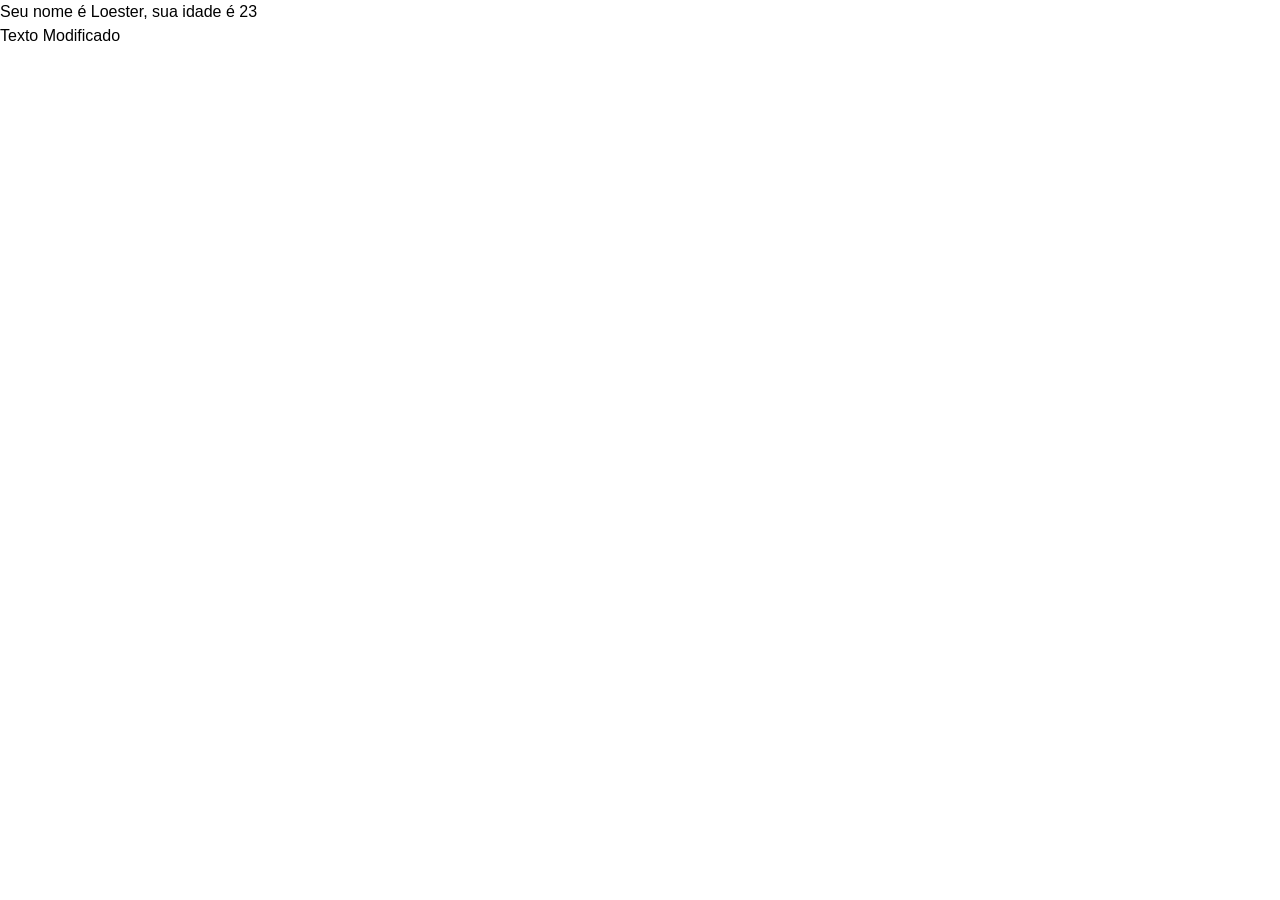
<file: pg1/index.html>
<!DOCTYPE html>
<html lang="en">
<head>
    <meta charset="UTF-8">
    <meta name="viewport" content="width=device-width, initial-scale=1.0">
    <title>Document</title>
    <link rel="stylesheet" href="style.css">
    <script src="app.js" defer="defer"></script>
</head>
<body>
    
    <div>
        <p id="meu-id">TEXTO ORIGINAL</p>
        <span id ="texto">meu texto antes da mudança</span>
    </div>

</body>
</html>
</file>
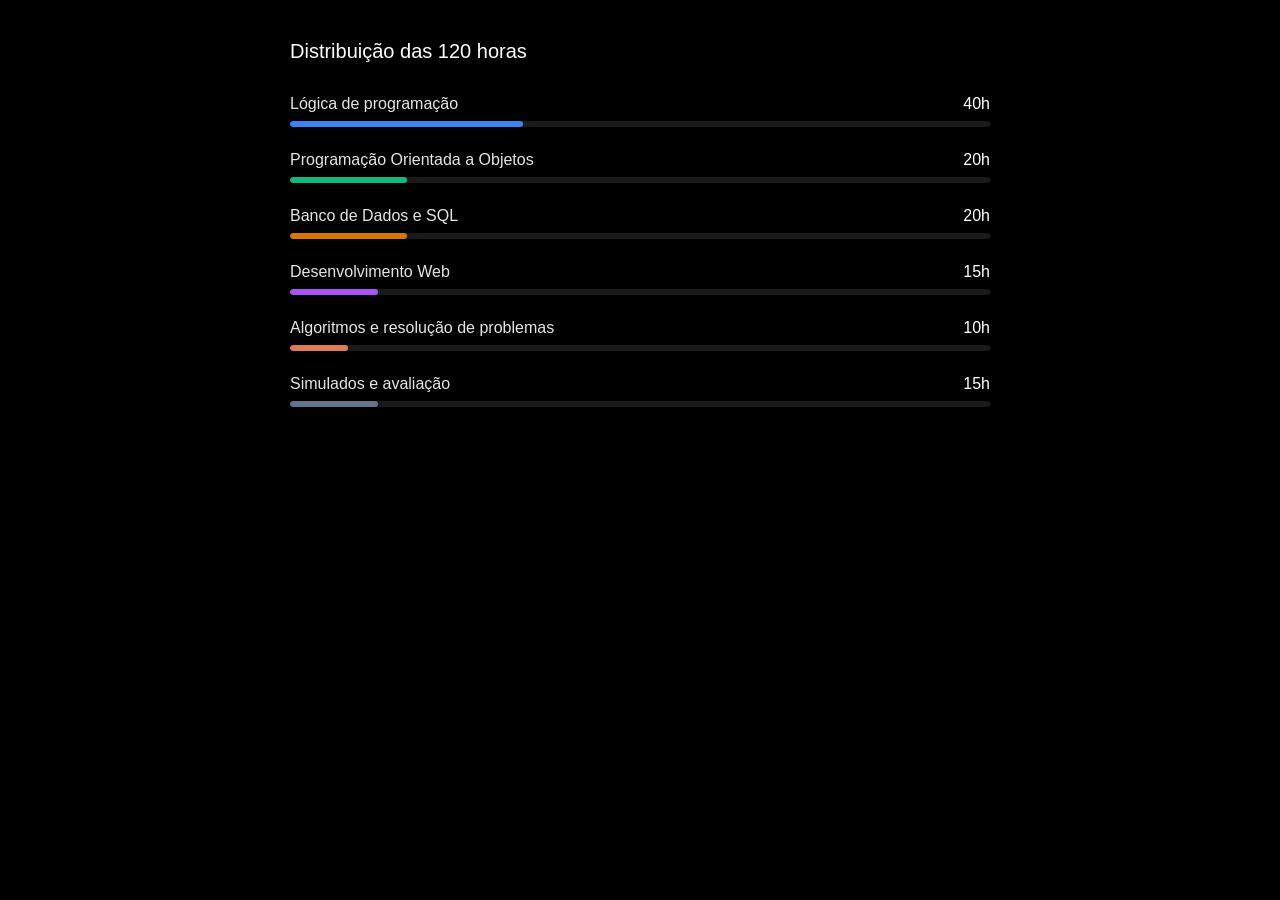
<file: paginas/_conteudo_estudo.html>
<!DOCTYPE html>
<html lang="pt-PT">
<head>
  <meta charset="UTF-8">
  <meta name="viewport" content="width=device-width, initial-scale=1.0">
  <title>Distribuição das Horas</title>
  <style>
    * {
      box-sizing: border-box;
      margin: 0;
      padding: 0;
      font-family: -apple-system, BlinkMacSystemFont, "Segoe UI", Roboto, Helvetica, Arial, sans-serif;
    }

    body {
      background-color: #000000;
      color: #ffffff;
      display: flex;
      justify-content: center;
      padding: 40px 20px;
    }

    .container {
      width: 100%;
      max-width: 700px;
      display: flex;
      flex-direction: column;
      gap: 24px;
    }

    .title {
      font-size: 1.25rem;
      font-weight: 500;
      color: #ffffff;
      margin-bottom: 8px;
    }

    .item {
      display: flex;
      flex-direction: column;
      gap: 8px;
    }

    .item-header {
      display: flex;
      justify-content: space-between;
      align-items: center;
      font-size: 1rem;
    }

    .item-title {
      color: #e5e5e5;
    }

    .item-value {
      color: #ffffff;
      font-weight: 400;
    }

    .progress-bar-bg {
      width: 100%;
      height: 6px;
      background-color: #1a1a1a;
      border-radius: 3px;
      overflow: hidden;
    }

    .progress-bar-fill {
      height: 100%;
      border-radius: 3px;
    }

    .fill-logica {
      width: 33.33%;
      background-color: #3b82f6;
    }

    .fill-poo {
      width: 16.66%;
      background-color: #10b981;
    }

    .fill-sql {
      width: 16.66%;
      background-color: #d97706;
    }

    .fill-web {
      width: 12.5%;
      background-color: #a855f7;
    }

    .fill-algoritmos {
      width: 8.33%;
      background-color: #e07a5f;
    }

    .fill-simulados {
      width: 12.5%;
      background-color: #64748b;
    }
  </style>
</head>
<body>

  <div class="container">
    <h2 class="title">Distribuição das 120 horas</h2>

    <div class="item">
      <div class="item-header">
        <span class="item-title">Lógica de programação</span>
        <span class="item-value">40h</span>
      </div>
      <div class="progress-bar-bg">
        <div class="progress-bar-fill fill-logica"></div>
      </div>
    </div>

    <div class="item">
      <div class="item-header">
        <span class="item-title">Programação Orientada a Objetos</span>
        <span class="item-value">20h</span>
      </div>
      <div class="progress-bar-bg">
        <div class="progress-bar-fill fill-poo"></div>
      </div>
    </div>

    <div class="item">
      <div class="item-header">
        <span class="item-title">Banco de Dados e SQL</span>
        <span class="item-value">20h</span>
      </div>
      <div class="progress-bar-bg">
        <div class="progress-bar-fill fill-sql"></div>
      </div>
    </div>

    <div class="item">
      <div class="item-header">
        <span class="item-title">Desenvolvimento Web</span>
        <span class="item-value">15h</span>
      </div>
      <div class="progress-bar-bg">
        <div class="progress-bar-fill fill-web"></div>
      </div>
    </div>

    <div class="item">
      <div class="item-header">
        <span class="item-title">Algoritmos e resolução de problemas</span>
        <span class="item-value">10h</span>
      </div>
      <div class="progress-bar-bg">
        <div class="progress-bar-fill fill-algoritmos"></div>
      </div>
    </div>

    <div class="item">
      <div class="item-header">
        <span class="item-title">Simulados e avaliação</span>
        <span class="item-value">15h</span>
      </div>
      <div class="progress-bar-bg">
        <div class="progress-bar-fill fill-simulados"></div>
      </div>
    </div>
  </div>

</body>
</html>
</file>
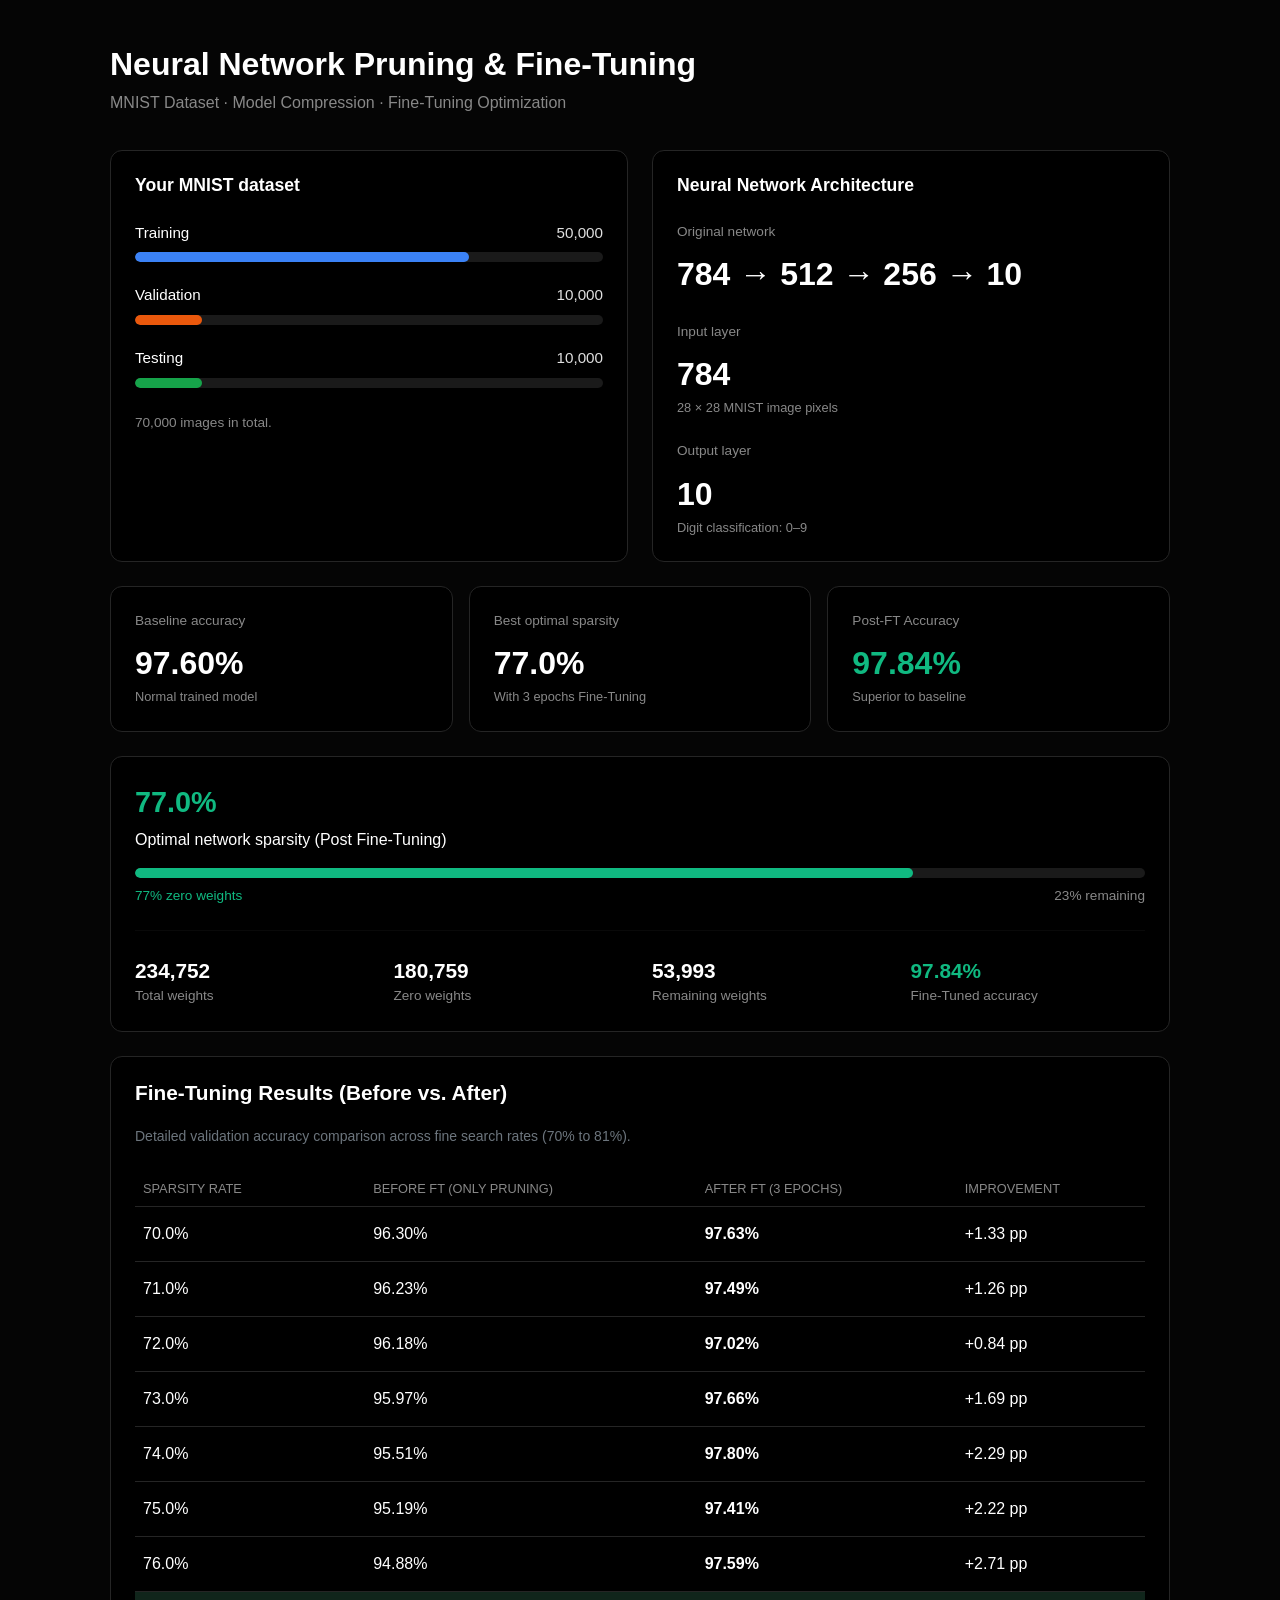
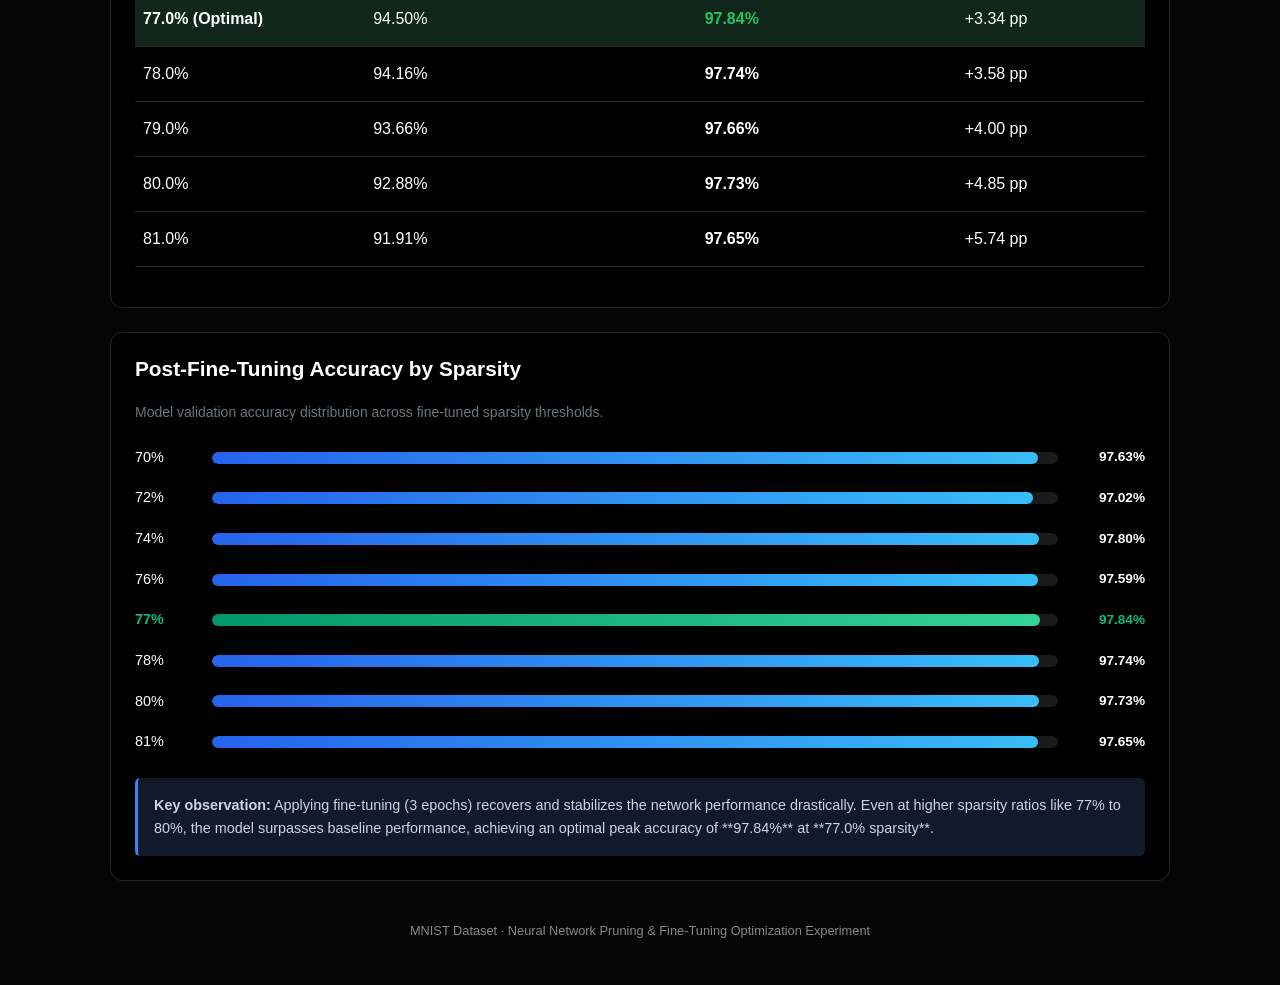
<file: paginas/_teste.html>
<!DOCTYPE html>
<html lang="en">
<head>
    <meta charset="UTF-8">
    <meta name="viewport" content="width=device-width, initial-scale=1.0">

    <title>MNIST - Neural Network Pruning & Fine-Tuning</title>

    <!-- Bootstrap 5 -->
    <link href="https://cdn.jsdelivr.net/npm/bootstrap@5.3.8/dist/css/bootstrap.min.css"
          rel="stylesheet">

    <style>
        :root {
            --background: #050505;
            --card: #000000;
            --border: #252525;
            --text: #ffffff;
            --muted: #888888;
            --blue: #3b82f6;
            --orange: #ea580c;
            --green: #16a34a;
            --green-accent: #10b981;
            --red: #ef4444;
        }

        * {
            box-sizing: border-box;
        }

        body {
            background: var(--background);
            color: var(--text);
            font-family: -apple-system, BlinkMacSystemFont,
                "Segoe UI", Roboto, Arial, sans-serif;
            min-height: 100vh;
        }

        .page-container {
            max-width: 1100px;
            margin: 0 auto;
            padding: 45px 20px;
        }

        .page-title {
            font-size: 2rem;
            font-weight: 700;
            margin-bottom: 8px;
        }

        .page-subtitle {
            color: var(--muted);
            margin-bottom: 35px;
        }

        .custom-card {
            background: var(--card);
            border: 1px solid var(--border);
            border-radius: 12px;
            padding: 24px;
            height: 100%;
        }

        .card-title {
            font-size: 1.1rem;
            font-weight: 600;
            margin-bottom: 25px;
        }

        /* Dataset */

        .data-row {
            margin-bottom: 22px;
        }

        .data-header {
            display: flex;
            justify-content: space-between;
            margin-bottom: 8px;
            font-size: .95rem;
        }

        .data-value {
            color: #e0e0e0;
        }

        .progress {
            height: 10px;
            background: #1a1a1a;
            border-radius: 5px;
        }

        .progress-bar {
            border-radius: 5px;
        }

        .bg-training {
            background: var(--blue);
        }

        .bg-validation {
            background: var(--orange);
        }

        .bg-testing {
            background: var(--green);
        }

        .dataset-footer {
            color: var(--muted);
            font-size: .85rem;
            margin-top: 25px;
        }

        /* Summary */

        .metric-label {
            color: var(--muted);
            font-size: .85rem;
        }

        .metric-value {
            font-size: 2rem;
            font-weight: 700;
            margin-top: 8px;
        }

        .metric-description {
            color: var(--muted);
            font-size: .8rem;
        }

        /* Sparsity Detail Card */
        .sparsity-percentage {
            color: var(--green-accent);
            font-size: 1.8rem;
            font-weight: 700;
        }

        .sparsity-title {
            color: var(--text);
            font-size: 1rem;
            margin-bottom: 12px;
        }

        .progress-sparsity {
            height: 10px;
            background: #1a1a1a;
            border-radius: 5px;
            overflow: hidden;
        }

        .progress-bar-sparsity {
            background-color: var(--green-accent);
        }

        .sparsity-subtext {
            font-size: 0.85rem;
        }

        .metric-number {
            font-size: 1.3rem;
            font-weight: 600;
            color: var(--text);
        }

        /* Results table */

        .table {
            --bs-table-bg: transparent;
            --bs-table-color: #ffffff;
            --bs-table-border-color: #252525;
            vertical-align: middle;
        }

        .table thead th {
            color: var(--muted);
            font-size: .8rem;
            font-weight: 500;
            text-transform: uppercase;
            white-space: nowrap;
        }

        .table tbody td {
            padding-top: 15px;
            padding-bottom: 15px;
        }

        .original-row {
            background: #10251b;
        }

        .loss-good {
            color: #22c55e;
        }

        .loss-warning {
            color: #f59e0b;
        }

        .loss-danger {
            color: #ef4444;
        }

        /* Accuracy chart */

        .accuracy-row {
            display: grid;
            grid-template-columns: 65px 1fr 75px;
            align-items: center;
            gap: 12px;
            margin-bottom: 19px;
        }

        .accuracy-label {
            font-size: .9rem;
        }

        .accuracy-value {
            text-align: right;
            font-size: .85rem;
            font-weight: 600;
        }

        .accuracy-bar {
            height: 12px;
            background: #1a1a1a;
            border-radius: 10px;
            overflow: hidden;
        }

        .accuracy-fill {
            height: 100%;
            border-radius: 10px;
            background: linear-gradient(90deg, #2563eb, #38bdf8);
        }

        .accuracy-fill.low {
            background: linear-gradient(90deg, #ea580c, #ef4444);
        }

        .insight {
            background: #101a2b;
            border-left: 3px solid var(--blue);
            border-radius: 5px;
            padding: 16px;
            color: #cbd5e1;
            font-size: .9rem;
            line-height: 1.6;
            margin-top: 25px;
        }

        .section-title {
            font-size: 1.3rem;
            font-weight: 600;
            margin-bottom: 20px;
        }

        footer {
            color: var(--muted);
            text-align: center;
            font-size: .8rem;
            margin-top: 40px;
        }

        @media (max-width: 576px) {
            .page-container {
                padding: 25px 14px;
            }

            .page-title {
                font-size: 1.6rem;
            }

            .custom-card {
                padding: 18px;
            }

            .accuracy-row {
                grid-template-columns: 48px 1fr 65px;
                gap: 8px;
            }
        }
    </style>
</head>

<body>

<main class="page-container">

    <!-- Header -->

    <header class="mb-4">
        <h1 class="page-title">
            Neural Network Pruning & Fine-Tuning
        </h1>

        <p class="page-subtitle">
            MNIST Dataset · Model Compression · Fine-Tuning Optimization
        </p>
    </header>

    <!-- Dataset and Model Information -->

    <section class="row g-4 mb-4">

        <!-- Dataset Card -->

        <div class="col-lg-6">

            <div class="custom-card">

                <h2 class="card-title">
                    Your MNIST dataset
                </h2>

                <div class="data-row">

                    <div class="data-header">
                        <span>Training</span>
                        <span class="data-value">50,000</span>
                    </div>

                    <div class="progress">
                        <div class="progress-bar bg-training"
                             style="width: 71.43%">
                        </div>
                    </div>

                </div>

                <div class="data-row">

                    <div class="data-header">
                        <span>Validation</span>
                        <span class="data-value">10,000</span>
                    </div>

                    <div class="progress">
                        <div class="progress-bar bg-validation"
                             style="width: 14.285%">
                        </div>
                    </div>

                </div>

                <div class="data-row">

                    <div class="data-header">
                        <span>Testing</span>
                        <span class="data-value">10,000</span>
                    </div>

                    <div class="progress">
                        <div class="progress-bar bg-testing"
                             style="width: 14.285%">
                        </div>
                    </div>

                </div>

                <div class="dataset-footer">
                    70,000 images in total.
                </div>

            </div>

        </div>

        <!-- Model Information -->

        <div class="col-lg-6">

            <div class="custom-card">

                <h2 class="card-title">
                    Neural Network Architecture
                </h2>

                <div class="mb-4">

                    <div class="metric-label">
                        Original network
                    </div>

                    <div class="metric-value">
                        784 → 512 → 256 → 10
                    </div>

                </div>

                <div class="mb-4">

                    <div class="metric-label">
                        Input layer
                    </div>

                    <div class="metric-value">
                        784
                    </div>

                    <div class="metric-description">
                        28 × 28 MNIST image pixels
                    </div>

                </div>

                <div>

                    <div class="metric-label">
                        Output layer
                    </div>

                    <div class="metric-value">
                        10
                    </div>

                    <div class="metric-description">
                        Digit classification: 0–9
                    </div>

                </div>

            </div>

        </div>

    </section>

    <!-- Summary Metrics -->

    <section class="row g-3 mb-4">

        <div class="col-md-4">

            <div class="custom-card">

                <div class="metric-label">
                    Baseline accuracy
                </div>

                <div class="metric-value">
                    97.60%
                </div>

                <div class="metric-description">
                    Normal trained model
                </div>

            </div>

        </div>

        <div class="col-md-4">

            <div class="custom-card">

                <div class="metric-label">
                    Best optimal sparsity
                </div>

                <div class="metric-value">
                    77.0%
                </div>

                <div class="metric-description">
                    With 3 epochs Fine-Tuning
                </div>

            </div>

        </div>

        <div class="col-md-4">

            <div class="custom-card">

                <div class="metric-label">
                    Post-FT Accuracy
                </div>

                <div class="metric-value" style="color: var(--green-accent);">
                    97.84%
                </div>

                <div class="metric-description">
                    Superior to baseline
                </div>

            </div>

        </div>

    </section>

    <!-- Network Sparsity Detail Card (Atualizado para 77%) -->
    <section class="custom-card mb-4">
        <div class="sparsity-percentage mb-1">77.0%</div>
        <div class="sparsity-title mb-3">Optimal network sparsity (Post Fine-Tuning)</div>

        <div class="progress progress-sparsity mb-2">
            <div class="progress-bar progress-bar-sparsity" role="progressbar" style="width: 77%;" aria-valuenow="77" aria-valuemin="0" aria-valuemax="100"></div>
        </div>

        <div class="d-flex justify-content-between sparsity-subtext mb-4">
            <span style="color: var(--green-accent);">77% zero weights</span>
            <span style="color: var(--muted);">23% remaining</span>
        </div>

        <hr style="border-color: var(--border);" class="my-4">

        <div class="row g-4 text-center text-md-start">
            <div class="col-6 col-md-3">
                <div class="metric-number">234,752</div>
                <div class="metric-label">Total weights</div>
            </div>
            <div class="col-6 col-md-3">
                <div class="metric-number">180,759</div>
                <div class="metric-label">Zero weights</div>
            </div>
            <div class="col-6 col-md-3">
                <div class="metric-number">53,993</div>
                <div class="metric-label">Remaining weights</div>
            </div>
            <div class="col-6 col-md-3">
                <div class="metric-number" style="color: var(--green-accent);">97.84%</div>
                <div class="metric-label">Fine-Tuned accuracy</div>
            </div>
        </div>
    </section>

    <!-- Pruning Results (Fase 2 - Fine Tuning Detalhado) -->

    <section class="custom-card mb-4">

        <h2 class="section-title">
            Fine-Tuning Results (Before vs. After)
        </h2>

        <p class="text-secondary small mb-4">
            Detailed validation accuracy comparison across fine search rates (70% to 81%).
        </p>

        <div class="table-responsive">

            <table class="table">

                <thead>

                    <tr>
                        <th>Sparsity Rate</th>
                        <th>Before FT (Only Pruning)</th>
                        <th>After FT (3 Epochs)</th>
                        <th>Improvement</th>
                    </tr>

                </thead>

                <tbody>

                    <tr>
                        <td>70.0%</td>
                        <td>96.30%</td>
                        <td><strong>97.63%</strong></td>
                        <td class="loss-good">+1.33 pp</td>
                    </tr>

                    <tr>
                        <td>71.0%</td>
                        <td>96.23%</td>
                        <td><strong>97.49%</strong></td>
                        <td class="loss-good">+1.26 pp</td>
                    </tr>

                    <tr>
                        <td>72.0%</td>
                        <td>96.18%</td>
                        <td><strong>97.02%</strong></td>
                        <td class="loss-good">+0.84 pp</td>
                    </tr>

                    <tr>
                        <td>73.0%</td>
                        <td>95.97%</td>
                        <td><strong>97.66%</strong></td>
                        <td class="loss-good">+1.69 pp</td>
                    </tr>

                    <tr>
                        <td>74.0%</td>
                        <td>95.51%</td>
                        <td><strong>97.80%</strong></td>
                        <td class="loss-good">+2.29 pp</td>
                    </tr>

                    <tr>
                        <td>75.0%</td>
                        <td>95.19%</td>
                        <td><strong>97.41%</strong></td>
                        <td class="loss-good">+2.22 pp</td>
                    </tr>

                    <tr>
                        <td>76.0%</td>
                        <td>94.88%</td>
                        <td><strong>97.59%</strong></td>
                        <td class="loss-good">+2.71 pp</td>
                    </tr>

                    <tr class="original-row">
                        <td><strong>77.0% (Optimal)</strong></td>
                        <td>94.50%</td>
                        <td><strong style="color: #22c55e;">97.84%</strong></td>
                        <td class="loss-good">+3.34 pp</td>
                    </tr>

                    <tr>
                        <td>78.0%</td>
                        <td>94.16%</td>
                        <td><strong>97.74%</strong></td>
                        <td class="loss-good">+3.58 pp</td>
                    </tr>

                    <tr>
                        <td>79.0%</td>
                        <td>93.66%</td>
                        <td><strong>97.66%</strong></td>
                        <td class="loss-good">+4.00 pp</td>
                    </tr>

                    <tr>
                        <td>80.0%</td>
                        <td>92.88%</td>
                        <td><strong>97.73%</strong></td>
                        <td class="loss-good">+4.85 pp</td>
                    </tr>

                    <tr>
                        <td>81.0%</td>
                        <td>91.91%</td>
                        <td><strong>97.65%</strong></td>
                        <td class="loss-good">+5.74 pp</td>
                    </tr>

                </tbody>

            </table>

        </div>

    </section>

    <!-- Accuracy Chart -->

    <section class="custom-card">

        <h2 class="section-title">
            Post-Fine-Tuning Accuracy by Sparsity
        </h2>

        <p class="text-secondary small mb-4">
            Model validation accuracy distribution across fine-tuned sparsity thresholds.
        </p>

        <div class="accuracy-row">
            <span class="accuracy-label">70%</span>
            <div class="accuracy-bar">
                <div class="accuracy-fill" style="width:97.63%"></div>
            </div>
            <span class="accuracy-value">97.63%</span>
        </div>

        <div class="accuracy-row">
            <span class="accuracy-label">72%</span>
            <div class="accuracy-bar">
                <div class="accuracy-fill" style="width:97.02%"></div>
            </div>
            <span class="accuracy-value">97.02%</span>
        </div>

        <div class="accuracy-row">
            <span class="accuracy-label">74%</span>
            <div class="accuracy-bar">
                <div class="accuracy-fill" style="width:97.80%"></div>
            </div>
            <span class="accuracy-value">97.80%</span>
        </div>

        <div class="accuracy-row">
            <span class="accuracy-label">76%</span>
            <div class="accuracy-bar">
                <div class="accuracy-fill" style="width:97.59%"></div>
            </div>
            <span class="accuracy-value">97.59%</span>
        </div>

        <div class="accuracy-row">
            <span class="accuracy-label" style="color: var(--green-accent); font-weight: bold;">77%</span>
            <div class="accuracy-bar">
                <div class="accuracy-fill" style="width:97.84%; background: linear-gradient(90deg, #059669, #34d399);"></div>
            </div>
            <span class="accuracy-value" style="color: var(--green-accent);">97.84%</span>
        </div>

        <div class="accuracy-row">
            <span class="accuracy-label">78%</span>
            <div class="accuracy-bar">
                <div class="accuracy-fill" style="width:97.74%"></div>
            </div>
            <span class="accuracy-value">97.74%</span>
        </div>

        <div class="accuracy-row">
            <span class="accuracy-label">80%</span>
            <div class="accuracy-bar">
                <div class="accuracy-fill" style="width:97.73%"></div>
            </div>
            <span class="accuracy-value">97.73%</span>
        </div>

        <div class="accuracy-row">
            <span class="accuracy-label">81%</span>
            <div class="accuracy-bar">
                <div class="accuracy-fill" style="width:97.65%"></div>
            </div>
            <span class="accuracy-value">97.65%</span>
        </div>

        <div class="insight">

            <strong>Key observation:</strong>

            Applying fine-tuning (3 epochs) recovers and stabilizes the network performance drastically. 

            Even at higher sparsity ratios like 77% to 80%, the model surpasses baseline performance, achieving an optimal peak accuracy of **97.84%** at **77.0% sparsity**.

        </div>

    </section>

    <footer>
        MNIST Dataset · Neural Network Pruning & Fine-Tuning Optimization Experiment
    </footer>

</main>

<script src="https://cdn.jsdelivr.net/npm/bootstrap@5.3.8/dist/js/bootstrap.bundle.min.js"></script>

</body>
</html>
</file>
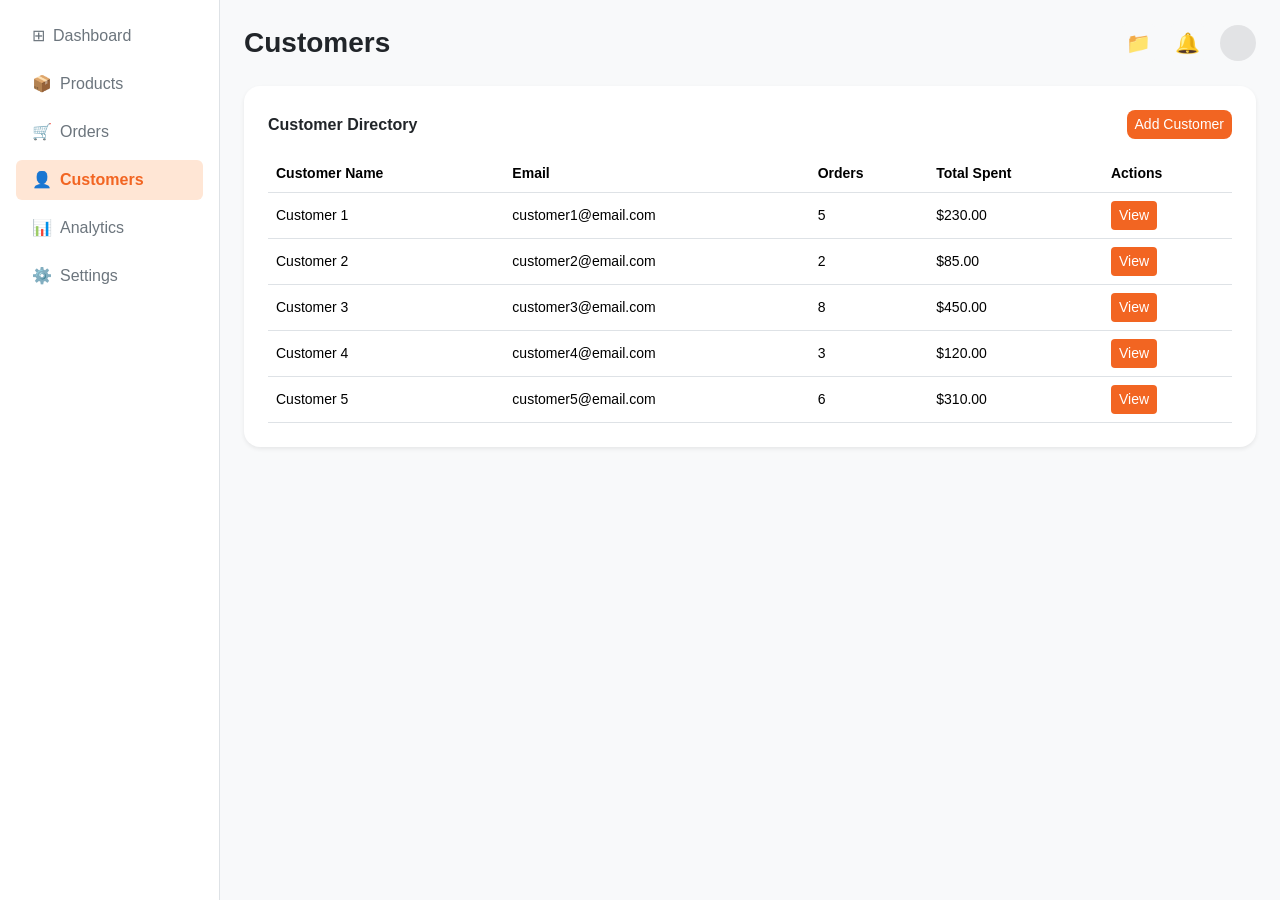
<file: paginas/customers.html>
<!DOCTYPE html>
<html lang="pt-PT">
<head>
  <meta charset="UTF-8">
  <meta name="viewport" content="width=device-width, initial-scale=1.0">
  <title>Customers</title>
  <link href="https://cdn.jsdelivr.net/npm/bootstrap@5.3.3/dist/css/bootstrap.min.css" rel="stylesheet">
  <link rel="stylesheet" href="dashboard.css">
</head>
<body class="bg-light">
  <div class="d-flex flex-column flex-md-row min-vh-100">
    <aside class="sidebar bg-white border-end p-3 flex-shrink-0">
      <div class="nav nav-pills flex-row flex-md-column gap-2 overflow-auto text-nowrap pb-2 pb-md-0">
        <a href="dashboard.html" class="nav-link link-secondary d-flex align-items-center gap-2"><span>⊞</span> Dashboard</a>
        <a href="products.html" class="nav-link link-secondary d-flex align-items-center gap-2"><span>📦</span> Products</a>
        <a href="orders.html" class="nav-link link-secondary d-flex align-items-center gap-2"><span>🛒</span> Orders</a>
        <a href="customers.html" class="nav-link active custom-active d-flex align-items-center gap-2"><span>👤</span> Customers</a>
        <a href="analytics.html" class="nav-link link-secondary d-flex align-items-center gap-2"><span>📊</span> Analytics</a>
        <a href="settings.html" class="nav-link link-secondary d-flex align-items-center gap-2"><span>⚙️</span> Settings</a>
      </div>
    </aside>
    <div class="flex-grow-1 p-3 p-md-4 overflow-hidden">
      <header class="d-flex justify-content-between align-items-center mb-4">
        <h1 class="h3 fw-bold mb-0">Customers</h1>
        <div class="d-flex align-items-center gap-3">
          <button class="btn btn-light btn-sm border-0 fs-5 p-1">📁</button>
          <button class="btn btn-light btn-sm border-0 fs-5 p-1">🔔</button>
          <div class="avatar bg-secondary-subtle rounded-circle" style="width: 36px; height: 36px;"></div>
        </div>
      </header>
      <main class="container-fluid p-0">
        <div class="card border-0 shadow-sm rounded-4">
          <div class="card-body p-4">
            <div class="d-flex justify-content-between align-items-center mb-3">
              <h2 class="h6 fw-bold mb-0">Customer Directory</h2>
              <button class="btn btn-action btn-sm rounded-3">Add Customer</button>
            </div>
            <div class="table-responsive">
              <table class="table table-hover align-middle mb-0">
                <thead>
                  <tr class="text-secondary small">
                    <th>Customer Name</th>
                    <th>Email</th>
                    <th>Orders</th>
                    <th>Total Spent</th>
                    <th>Actions</th>
                  </tr>
                </thead>
                <tbody id="customers-table-body" class="small"></tbody>
              </table>
            </div>
          </div>
        </div>
      </main>
    </div>
  </div>
  <script src="https://cdn.jsdelivr.net/npm/bootstrap@5.3.3/dist/js/bootstrap.bundle.min.js"></script>
  <script src="dados.js"></script>
  <script>
    document.addEventListener("DOMContentLoaded", () => {
      const tbody = document.getElementById("customers-table-body");
      tbody.innerHTML = dashboardData.customers.map(customer => `
        <tr>
          <td>${customer.name}</td>
          <td>${customer.email}</td>
          <td>${customer.orders}</td>
          <td>${customer.totalSpent}</td>
          <td><button class="btn btn-action btn-sm">View</button></td>
        </tr>
      `).join("");
    });
  </script>
</body>
</html>
</file>
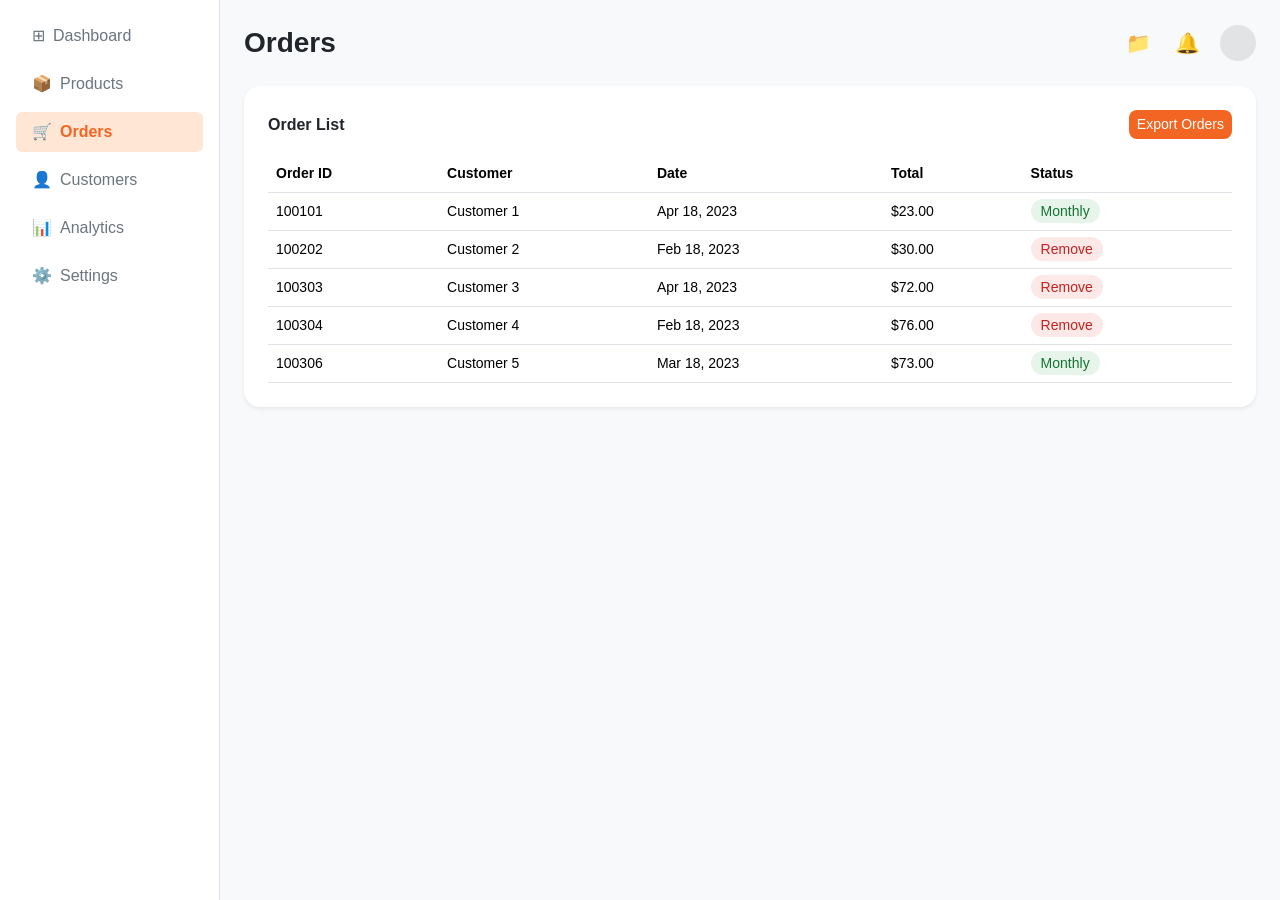
<file: paginas/orders.html>
<!DOCTYPE html>
<html lang="pt-PT">
<head>
  <meta charset="UTF-8">
  <meta name="viewport" content="width=device-width, initial-scale=1.0">
  <title>Orders</title>
  <link href="https://cdn.jsdelivr.net/npm/bootstrap@5.3.3/dist/css/bootstrap.min.css" rel="stylesheet">
  <link rel="stylesheet" href="dashboard.css">
</head>
<body class="bg-light">
  <div class="d-flex flex-column flex-md-row min-vh-100">
    <aside class="sidebar bg-white border-end p-3 flex-shrink-0">
      <div class="nav nav-pills flex-row flex-md-column gap-2 overflow-auto text-nowrap pb-2 pb-md-0">
        <a href="dashboard.html" class="nav-link link-secondary d-flex align-items-center gap-2"><span>⊞</span> Dashboard</a>
        <a href="products.html" class="nav-link link-secondary d-flex align-items-center gap-2"><span>📦</span> Products</a>
        <a href="orders.html" class="nav-link active custom-active d-flex align-items-center gap-2"><span>🛒</span> Orders</a>
        <a href="customers.html" class="nav-link link-secondary d-flex align-items-center gap-2"><span>👤</span> Customers</a>
        <a href="analytics.html" class="nav-link link-secondary d-flex align-items-center gap-2"><span>📊</span> Analytics</a>
        <a href="settings.html" class="nav-link link-secondary d-flex align-items-center gap-2"><span>⚙️</span> Settings</a>
      </div>
    </aside>
    <div class="flex-grow-1 p-3 p-md-4 overflow-hidden">
      <header class="d-flex justify-content-between align-items-center mb-4">
        <h1 class="h3 fw-bold mb-0">Orders</h1>
        <div class="d-flex align-items-center gap-3">
          <button class="btn btn-light btn-sm border-0 fs-5 p-1">📁</button>
          <button class="btn btn-light btn-sm border-0 fs-5 p-1">🔔</button>
          <div class="avatar bg-secondary-subtle rounded-circle" style="width: 36px; height: 36px;"></div>
        </div>
      </header>
      <main class="container-fluid p-0">
        <div class="card border-0 shadow-sm rounded-4">
          <div class="card-body p-4">
            <div class="d-flex justify-content-between align-items-center mb-3">
              <h2 class="h6 fw-bold mb-0">Order List</h2>
              <button class="btn btn-action btn-sm rounded-3">Export Orders</button>
            </div>
            <div class="table-responsive">
              <table class="table table-hover align-middle mb-0">
                <thead>
                  <tr class="text-secondary small">
                    <th>Order ID</th>
                    <th>Customer</th>
                    <th>Date</th>
                    <th>Total</th>
                    <th>Status</th>
                  </tr>
                </thead>
                <tbody id="orders-table-body" class="small"></tbody>
              </table>
            </div>
          </div>
        </div>
      </main>
    </div>
  </div>
  <script src="https://cdn.jsdelivr.net/npm/bootstrap@5.3.3/dist/js/bootstrap.bundle.min.js"></script>
  <script src="dados.js"></script>
  <script>
    document.addEventListener("DOMContentLoaded", () => {
      const tbody = document.getElementById("orders-table-body");
      tbody.innerHTML = dashboardData.orders.map(order => `
        <tr>
          <td>${order.id}</td>
          <td>${order.customer}</td>
          <td>${order.date}</td>
          <td>${order.total}</td>
          <td><span class="${order.statusType}">${order.status}</span></td>
        </tr>
      `).join("");
    });
  </script>
</body>
</html>
</file>
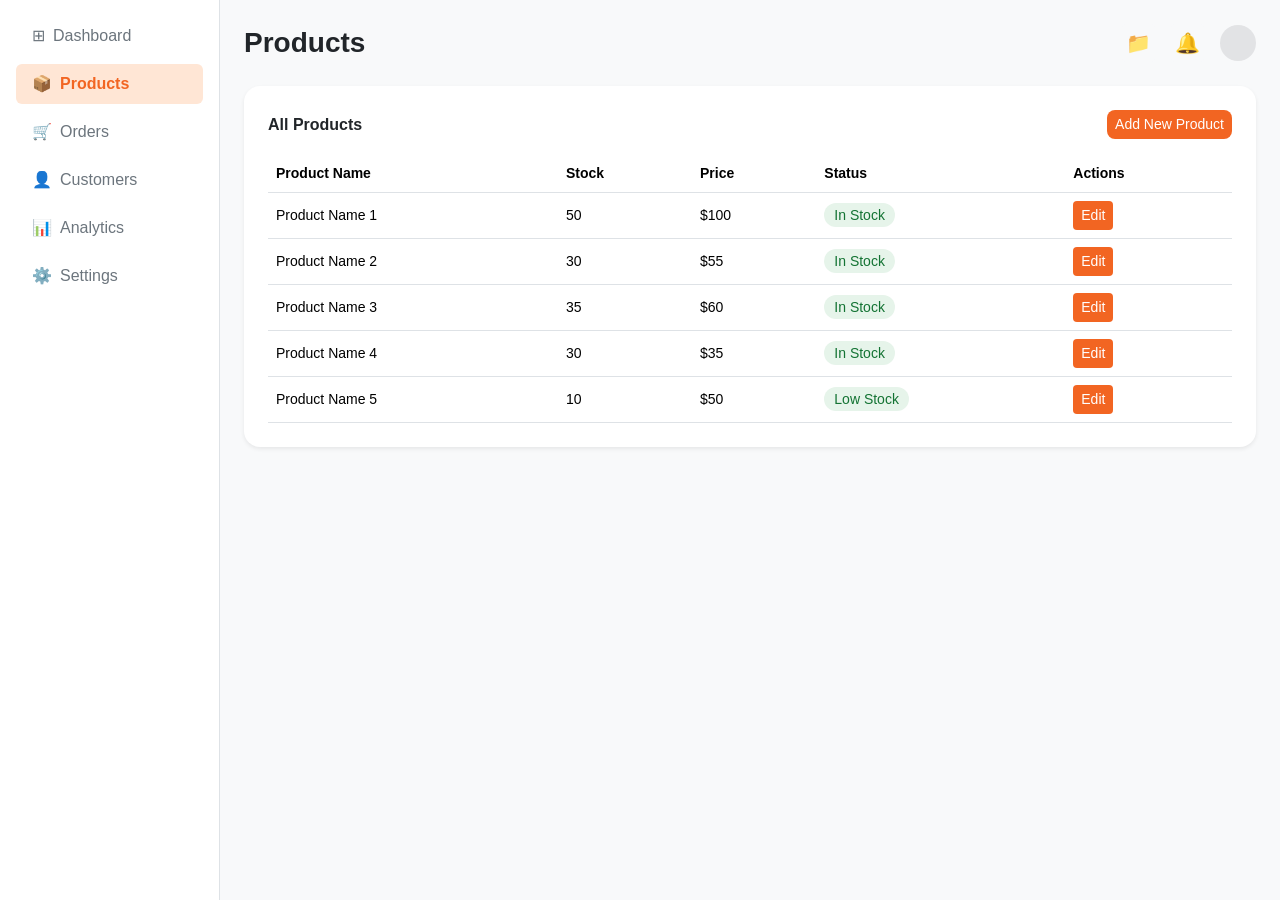
<file: paginas/products.html>
<!DOCTYPE html>
<html lang="pt-PT">
<head>
  <meta charset="UTF-8">
  <meta name="viewport" content="width=device-width, initial-scale=1.0">
  <title>Products</title>
  <link href="https://cdn.jsdelivr.net/npm/bootstrap@5.3.3/dist/css/bootstrap.min.css" rel="stylesheet">
  <link rel="stylesheet" href="dashboard.css">
</head>
<body class="bg-light">
  <div class="d-flex flex-column flex-md-row min-vh-100">
    <aside class="sidebar bg-white border-end p-3 flex-shrink-0">
      <div class="nav nav-pills flex-row flex-md-column gap-2 overflow-auto text-nowrap pb-2 pb-md-0">
        <a href="dashboard.html" class="nav-link link-secondary d-flex align-items-center gap-2"><span>⊞</span> Dashboard</a>
        <a href="products.html" class="nav-link active custom-active d-flex align-items-center gap-2"><span>📦</span> Products</a>
        <a href="orders.html" class="nav-link link-secondary d-flex align-items-center gap-2"><span>🛒</span> Orders</a>
        <a href="customers.html" class="nav-link link-secondary d-flex align-items-center gap-2"><span>👤</span> Customers</a>
        <a href="analytics.html" class="nav-link link-secondary d-flex align-items-center gap-2"><span>📊</span> Analytics</a>
        <a href="settings.html" class="nav-link link-secondary d-flex align-items-center gap-2"><span>⚙️</span> Settings</a>
      </div>
    </aside>
    <div class="flex-grow-1 p-3 p-md-4 overflow-hidden">
      <header class="d-flex justify-content-between align-items-center mb-4">
        <h1 class="h3 fw-bold mb-0">Products</h1>
        <div class="d-flex align-items-center gap-3">
          <button class="btn btn-light btn-sm border-0 fs-5 p-1">📁</button>
          <button class="btn btn-light btn-sm border-0 fs-5 p-1">🔔</button>
          <div class="avatar bg-secondary-subtle rounded-circle" style="width: 36px; height: 36px;"></div>
        </div>
      </header>
      <main class="container-fluid p-0">
        <div class="card border-0 shadow-sm rounded-4">
          <div class="card-body p-4">
            <div class="d-flex justify-content-between align-items-center mb-3">
              <h2 class="h6 fw-bold mb-0">All Products</h2>
              <button class="btn btn-action btn-sm rounded-3">Add New Product</button>
            </div>
            <div class="table-responsive">
              <table class="table table-hover align-middle mb-0">
                <thead>
                  <tr class="text-secondary small">
                    <th>Product Name</th>
                    <th>Stock</th>
                    <th>Price</th>
                    <th>Status</th>
                    <th>Actions</th>
                  </tr>
                </thead>
                <tbody id="products-table-body" class="small"></tbody>
              </table>
            </div>
          </div>
        </div>
      </main>
    </div>
  </div>
  <script src="https://cdn.jsdelivr.net/npm/bootstrap@5.3.3/dist/js/bootstrap.bundle.min.js"></script>
  <script src="dados.js"></script>
  <script>
    document.addEventListener("DOMContentLoaded", () => {
      const tbody = document.getElementById("products-table-body");
      tbody.innerHTML = dashboardData.products.map(product => `
        <tr>
          <td>${product.name}</td>
          <td>${product.stock}</td>
          <td>${product.price}</td>
          <td><span class="badge-green">${product.status}</span></td>
          <td><button class="btn btn-action btn-sm">Edit</button></td>
        </tr>
      `).join("");
    });
  </script>
</body>
</html>
</file>
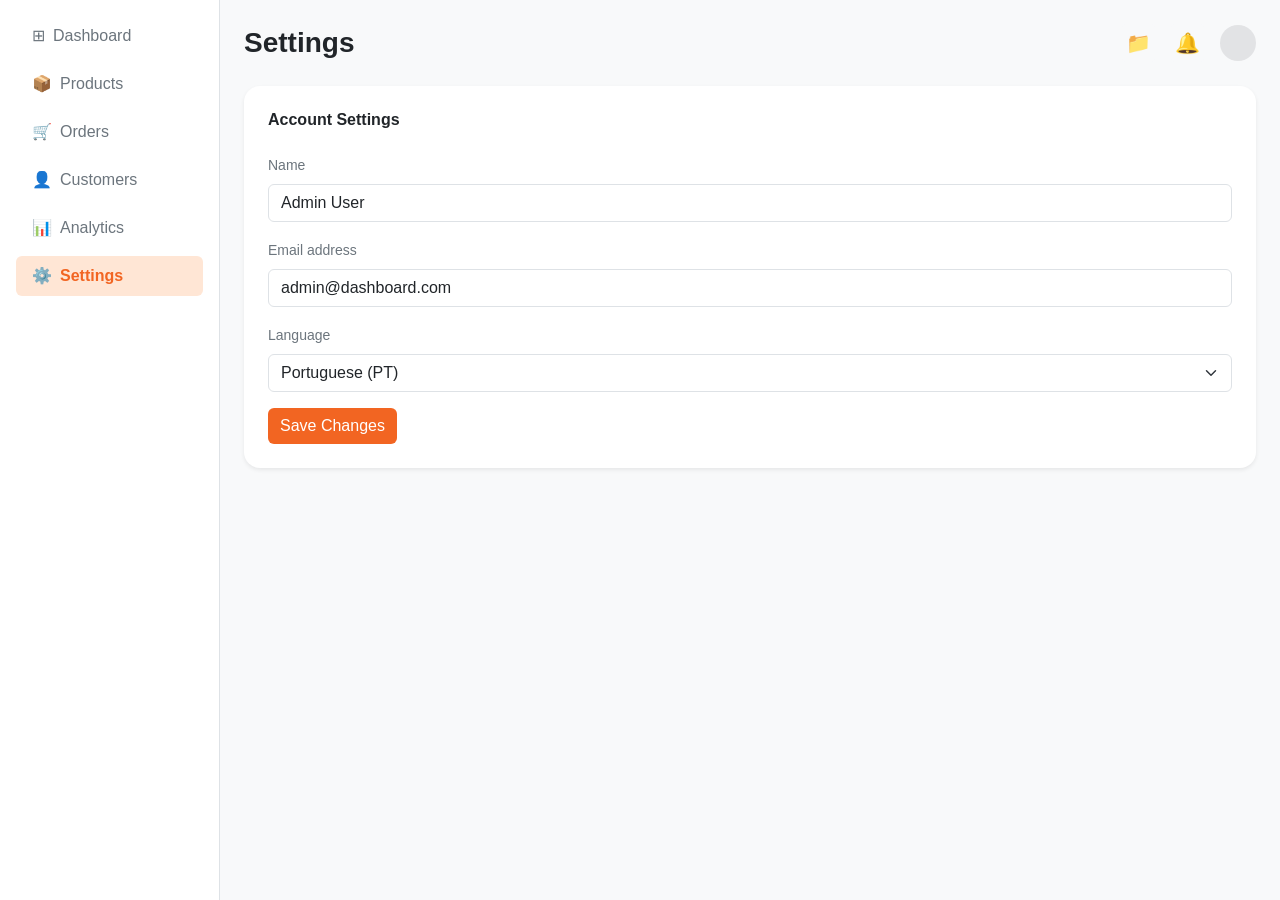
<file: paginas/settings.html>
<!DOCTYPE html>
<html lang="pt-PT">
<head>
  <meta charset="UTF-8">
  <meta name="viewport" content="width=device-width, initial-scale=1.0">
  <title>Settings</title>
  <link href="https://cdn.jsdelivr.net/npm/bootstrap@5.3.3/dist/css/bootstrap.min.css" rel="stylesheet">
  <link rel="stylesheet" href="dashboard.css">
</head>
<body class="bg-light">
  <div class="d-flex flex-column flex-md-row min-vh-100">
    <aside class="sidebar bg-white border-end p-3 flex-shrink-0">
      <div class="nav nav-pills flex-row flex-md-column gap-2 overflow-auto text-nowrap pb-2 pb-md-0">
        <a href="dashboard.html" class="nav-link link-secondary d-flex align-items-center gap-2"><span>⊞</span> Dashboard</a>
        <a href="products.html" class="nav-link link-secondary d-flex align-items-center gap-2"><span>📦</span> Products</a>
        <a href="orders.html" class="nav-link link-secondary d-flex align-items-center gap-2"><span>🛒</span> Orders</a>
        <a href="customers.html" class="nav-link link-secondary d-flex align-items-center gap-2"><span>👤</span> Customers</a>
        <a href="analytics.html" class="nav-link link-secondary d-flex align-items-center gap-2"><span>📊</span> Analytics</a>
        <a href="settings.html" class="nav-link active custom-active d-flex align-items-center gap-2"><span>⚙️</span> Settings</a>
      </div>
    </aside>
    <div class="flex-grow-1 p-3 p-md-4 overflow-hidden">
      <header class="d-flex justify-content-between align-items-center mb-4">
        <h1 class="h3 fw-bold mb-0">Settings</h1>
        <div class="d-flex align-items-center gap-3">
          <button class="btn btn-light btn-sm border-0 fs-5 p-1">📁</button>
          <button class="btn btn-light btn-sm border-0 fs-5 p-1">🔔</button>
          <div class="avatar bg-secondary-subtle rounded-circle" style="width: 36px; height: 36px;"></div>
        </div>
      </header>
      <main class="container-fluid p-0">
        <div class="card border-0 shadow-sm rounded-4">
          <div class="card-body p-4">
            <h2 class="h6 fw-bold mb-4">Account Settings</h2>
            <form>
              <div class="mb-3">
                <label class="form-label small text-secondary">Name</label>
                <input type="text" class="form-control" value="Admin User">
              </div>
              <div class="mb-3">
                <label class="form-label small text-secondary">Email address</label>
                <input type="email" class="form-control" value="admin@dashboard.com">
              </div>
              <div class="mb-3">
                <label class="form-label small text-secondary">Language</label>
                <select class="form-select">
                  <option selected>Portuguese (PT)</option>
                  <option>English (US)</option>
                </select>
              </div>
              <button type="button" class="btn btn-action">Save Changes</button>
            </form>
          </div>
        </div>
      </main>
    </div>
  </div>
  <script src="https://cdn.jsdelivr.net/npm/bootstrap@5.3.3/dist/js/bootstrap.bundle.min.js"></script>
</body>
</html>
</file>
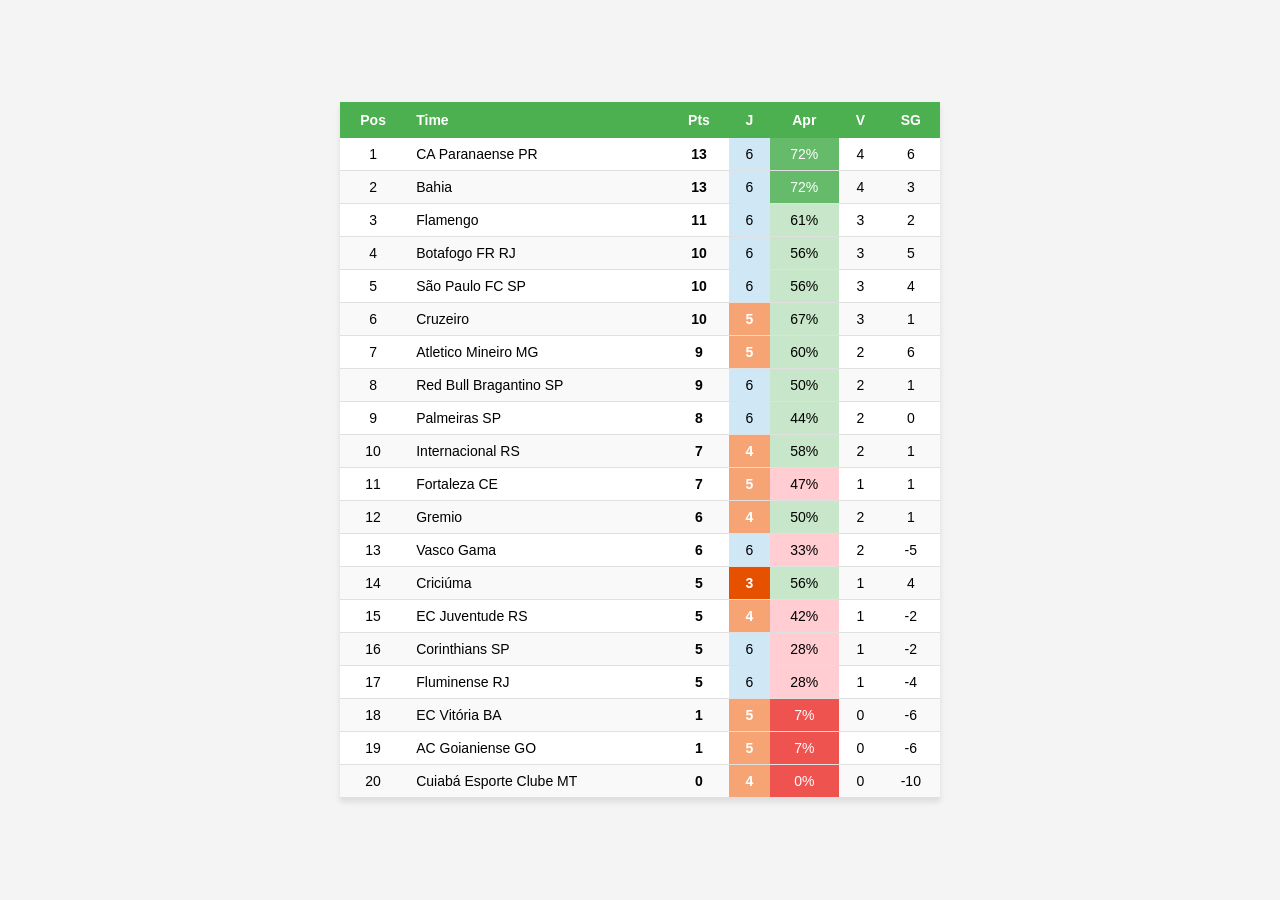
<file: tabela_exercicio01/tabela.html>
<!DOCTYPE html>
<html lang="pt-BR">
<head>
  <meta charset="UTF-8">
  <meta name="viewport" content="width=device-width, initial-scale=1.0">
  <title>Tabela do Campeonato</title>
  <link rel="stylesheet" href="tabela.css">
</head>
<body>

  <table class="tabela-brasileirao">
    <thead>
      <tr>
        <th>Pos</th>
        <th class="col-time">Time</th>
        <th>Pts</th>
        <th>J</th>
        <th>Apr</th>
        <th>V</th>
        <th>SG</th>
      </tr>
    </thead>
    <tbody id="corpo-tabela">

    </tbody>
  </table>

  <script src="tabela.js"></script>
</body>
</html>
</file>
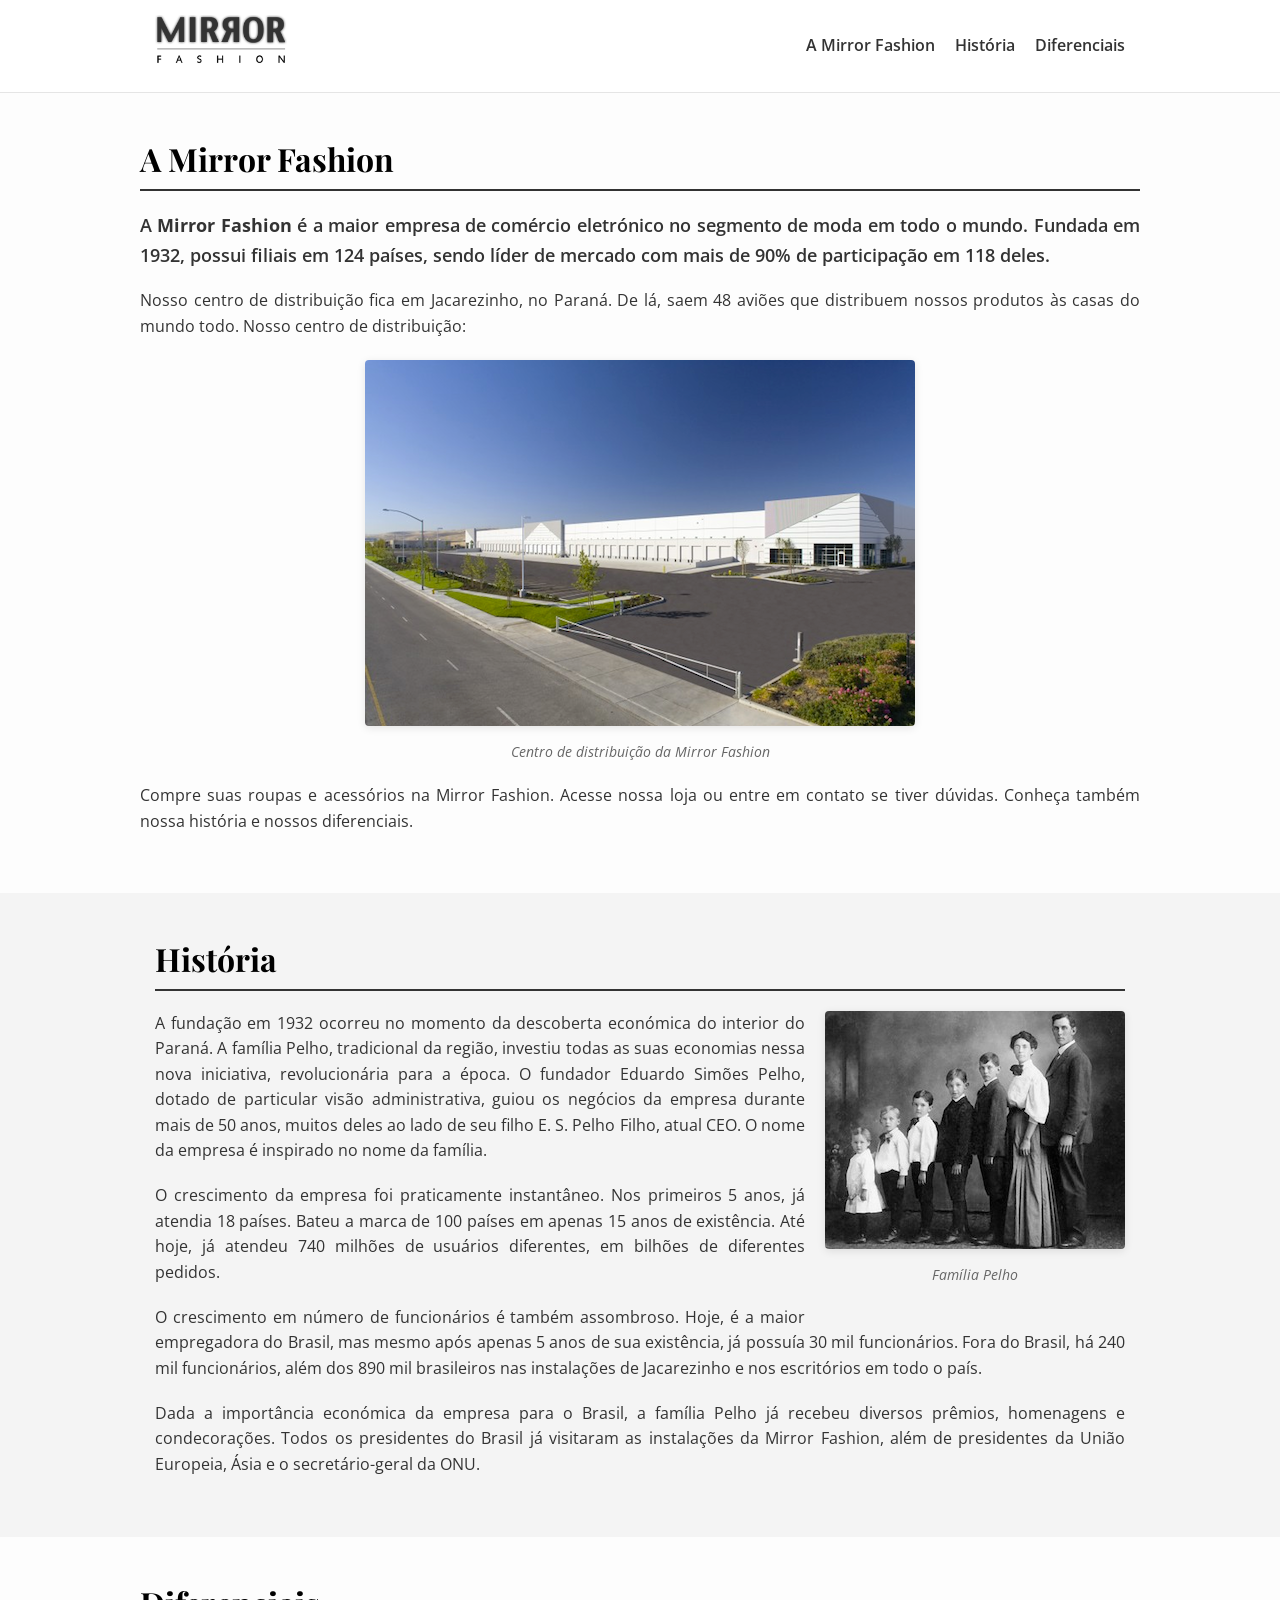
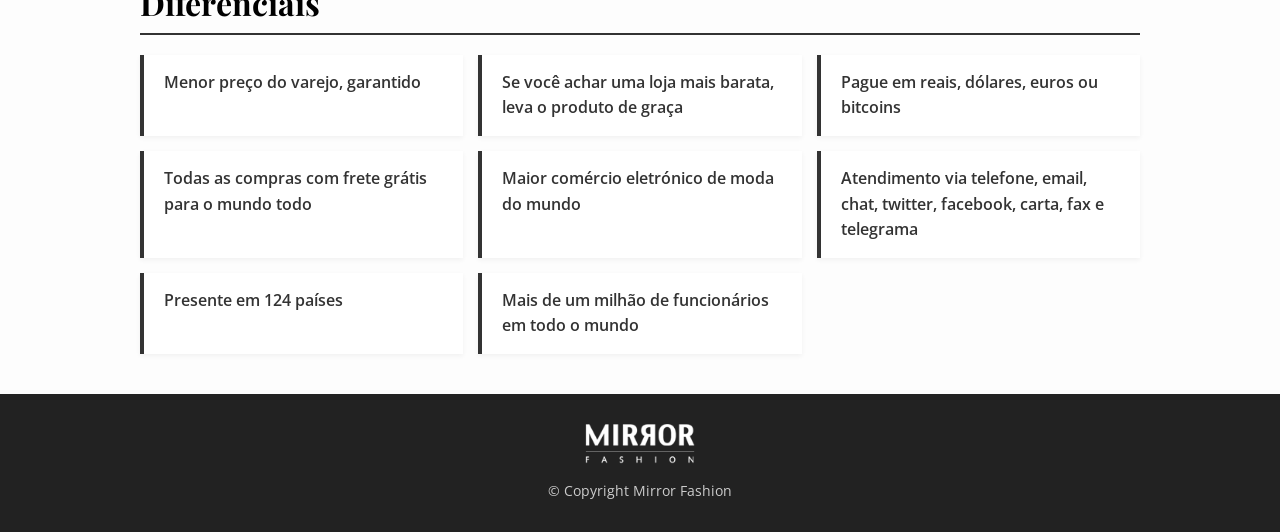
<file: website_01/pagina.html>
<!DOCTYPE html>
<html lang="pt-BR">
<head>
    <meta charset="UTF-8">
    <meta name="viewport" content="width=device-width, initial-scale=1.0">
    <title>Sobre a Mirror Fashion</title>
    <link rel="stylesheet" href="pagina.css">

    <link rel="preconnect" href="https://fonts.googleapis.com">
    <link rel="preconnect" href="https://fonts.gstatic.com" crossorigin>
    <link href="https://fonts.googleapis.com/css2?family=Open+Sans:ital,wght@0,400;0,600;0,700;1,400&family=Playfair+Display:wght@700&display=swap" rel="stylesheet">

</head>
<body>

    <header class="header">
        <div class="container header-container">
            <h1 class="logo">
                <a href="#"><img src="img/logo.png" alt="Mirror Fashion"></a>
            </h1>
            
            <button class="menu-toggle" id="menuToggle" aria-label="Abrir Menu">
                <span></span>
                <span></span>
                <span></span>
            </button>

            <nav class="nav-menu" id="navMenu">
                <ul>
                    <li><a href="#sobre">A Mirror Fashion</a></li>
                    <li><a href="#historia">História</a></li>
                    <li><a href="#diferenciais">Diferenciais</a></li>
                </ul>
            </nav>
        </div>
    </header>

    <main>
        <article id="sobre" class="section container">
            <h2>A Mirror Fashion</h2>
            <p class="lead">
                A <strong>Mirror Fashion</strong> é a maior empresa de comércio eletrónico no segmento de moda em todo o mundo. 
                Fundada em 1932, possui filiais em 124 países, sendo líder de mercado com mais de 90% de participação em 118 deles.
            </p>

            <p>
                Nosso centro de distribuição fica em Jacarezinho, no Paraná. De lá, saem 48 aviões que distribuem nossos produtos às casas do mundo todo. Nosso centro de distribuição:
            </p>

            <figure class="figure">
                <img src="img/centro-distribuicao.png" alt="Centro de distribuição da Mirror Fashion">
                <figcaption>Centro de distribuição da Mirror Fashion</figcaption>
            </figure>

            <p>
                Compre suas roupas e acessórios na Mirror Fashion. Acesse nossa loja ou entre em contato se tiver dúvidas. Conheça também nossa história e nossos diferenciais.
            </p>
        </article>

        <article id="historia" class="section section-alt">
            <div class="container">
                <h2>História</h2>
                
                <figure class="figure figure-right">
                    <img src="img/familia-pelho.jpg" alt="Família Pelho">
                    <figcaption>Família Pelho</figcaption>
                </figure>

                <p>
                    A fundação em 1932 ocorreu no momento da descoberta económica do interior do Paraná. A família Pelho, tradicional da região, investiu todas as suas economias nessa nova iniciativa, revolucionária para a época. O fundador Eduardo Simões Pelho, dotado de particular visão administrativa, guiou os negócios da empresa durante mais de 50 anos, muitos deles ao lado de seu filho E. S. Pelho Filho, atual CEO. O nome da empresa é inspirado no nome da família.
                </p>

                <p>
                    O crescimento da empresa foi praticamente instantâneo. Nos primeiros 5 anos, já atendia 18 países. Bateu a marca de 100 países em apenas 15 anos de existência. Até hoje, já atendeu 740 milhões de usuários diferentes, em bilhões de diferentes pedidos.
                </p>

                <p>
                    O crescimento em número de funcionários é também assombroso. Hoje, é a maior empregadora do Brasil, mas mesmo após apenas 5 anos de sua existência, já possuía 30 mil funcionários. Fora do Brasil, há 240 mil funcionários, além dos 890 mil brasileiros nas instalações de Jacarezinho e nos escritórios em todo o país.
                </p>

                <p>
                    Dada a importância económica da empresa para o Brasil, a família Pelho já recebeu diversos prêmios, homenagens e condecorações. Todos os presidentes do Brasil já visitaram as instalações da Mirror Fashion, além de presidentes da União Europeia, Ásia e o secretário-geral da ONU.
                </p>
            </div>
        </article>

        <section id="diferenciais" class="section container">
            <h2>Diferenciais</h2>
            <ul class="diferenciais-list">
                <li>Menor preço do varejo, garantido</li>
                <li>Se você achar uma loja mais barata, leva o produto de graça</li>
                <li>Pague em reais, dólares, euros ou bitcoins</li>
                <li>Todas as compras com frete grátis para o mundo todo</li>
                <li>Maior comércio eletrónico de moda do mundo</li>
                <li>Atendimento via telefone, email, chat, twitter, facebook, carta, fax e telegrama</li>
                <li>Presente em 124 países</li>
                <li>Mais de um milhão de funcionários em todo o mundo</li>
            </ul>
        </section>
    </main>

    <footer class="footer">
        <div class="container footer-container">
            <img src="img/logo-rodape.png" alt="Mirror Fashion Logo Rodapé" class="footer-logo">
            <p class="copyright">&copy; Copyright Mirror Fashion</p>
        </div>
    </footer>

    <script src="pagina.js"></script>
</body>
</html>
</file>
<file: pg1/style.css>
/* ========================================
   CSS RESET - HTML5 / CSS3
   ======================================== */

/* 1. Reset universal */
*,
*::before,
*::after {
    margin: 0;
    padding: 0;
    box-sizing: border-box;
}

/* 2. Configuração do documento */
html {
    font-size: 100%;
    scroll-behavior: smooth;
    -webkit-text-size-adjust: 100%;
}

/* 3. Body */
body {
    min-height: 100vh;
    line-height: 1.5;
    font-family: Arial, Helvetica, sans-serif;
    -webkit-font-smoothing: antialiased;
    text-rendering: optimizeLegibility;
}

/* 4. Elementos HTML5 */
main,
header,
footer,
nav,
section,
article,
aside,
figure,
figcaption,
details,
summary {
    display: block;
}

/* 5. Títulos e textos */
h1,
h2,
h3,
h4,
h5,
h6 {
    font-size: inherit;
    font-weight: inherit;
}

p {
    overflow-wrap: break-word;
}

/* 6. Listas */
ul,
ol {
    list-style: none;
}

/* 7. Links */
a {
    color: inherit;
    text-decoration: none;
}

/* 8. Imagens e mídias */
img,
picture,
video,
canvas,
svg {
    display: block;
    max-width: 100%;
}

img,
video {
    height: auto;
}

/* 9. Formulários */
input,
button,
textarea,
select {
    font: inherit;
    color: inherit;
}

button,
input,
select,
textarea {
    border: none;
}

button {
    cursor: pointer;
    background: none;
}

textarea {
    resize: vertical;
}

/* 10. Tabelas */
table {
    border-collapse: collapse;
    border-spacing: 0;
}

/* 11. Elementos semânticos */
address {
    font-style: normal;
}

/* 12. Acessibilidade */
:focus-visible {
    outline: 2px solid currentColor;
    outline-offset: 3px;
}

/* 13. Preferência por movimento reduzido */
@media (prefers-reduced-motion: reduce) {
    *,
    *::before,
    *::after {
        scroll-behavior: auto !important;
        animation-duration: 0.01ms !important;
        animation-iteration-count: 1 !important;
        transition-duration: 0.01ms !important;
    }
}
</file>
<file: paginas/dashboard.css>
body {
  font-family: -apple-system, BlinkMacSystemFont, "Segoe UI", Roboto, sans-serif;
}

.sidebar {
  width: 220px;
}

@media (max-width: 767.98px) {
  .sidebar {
    width: 100%;
  }
}

.custom-active {
  background-color: #ffe6d5 !important;
  color: #f26522 !important;
  font-weight: 600;
}

.stat-icon {
  width: 48px;
  height: 48px;
  flex-shrink: 0;
}

.icon-orange { background-color: #f26522; color: #ffffff; }
.icon-light-orange { background-color: #ffe6d5; color: #f26522; }
.icon-red { background-color: #fde8e8; color: #e53e3e; }
.icon-beige { background-color: #fdf3e7; color: #d69e2e; }

.btn-action {
  background-color: #f26522;
  color: #ffffff;
  border: none;
}

.btn-action:hover {
  background-color: #d95318;
  color: #ffffff;
}

.badge-green {
  background-color: #e6f4ea;
  color: #137333;
  padding: 4px 10px;
  border-radius: 12px;
}

.badge-orange {
  background-color: #fce8e6;
  color: #c5221f;
  padding: 4px 10px;
  border-radius: 12px;
}

.chart-container {
  position: relative;
  height: 240px;
  width: 100%;
}
</file>
<file: tabela_exercicio01/tabela.css>
* {
  box-sizing: border-box;
  margin: 0;
  padding: 0;
}

body {
  font-family: Arial, sans-serif;
  background-color: #f4f4f4;
  padding: 20px;

  display: flex;
  justify-content: center;
  align-items: center;
  min-height: 100vh;
}

.tabela-brasileirao {
  width: 100%;
  max-width: 600px;
  border-collapse: collapse;
  background-color: #ffffff;
  font-size: 14px;
  box-shadow: 0 4px 6px rgba(0, 0, 0, 0.1);
}

/* Cabeçalho */
.tabela-brasileirao th {
  background-color: #4caf50;
  color: #ffffff;
  padding: 10px;
  text-align: center;
}

.tabela-brasileirao th.col-time {
  text-align: left;
}

.tabela-brasileirao td {
  padding: 8px 10px;
  text-align: center;
  border-bottom: 1px solid #e0e0e0;
}

.tabela-brasileirao td.col-time {
  text-align: left;
  font-weight: 500;
}

.col-pts {
  font-weight: bold;
}

/* Linhas Alternadas */
.tabela-brasileirao tbody tr:nth-child(even) {
  background-color: #f9f9f9;
}

.destaque-azul {
  background-color: #d0e8f5;
}

.destaque-laranja {
  background-color: #f7a474;
  color: #ffffff;
  font-weight: bold;
}

.destaque-laranja-escuro {
  background-color: #e65100;
  color: #ffffff;
  font-weight: bold;
}

.apr-alta {
  background-color: #66bb6a;
  color: #ffffff;
}

.apr-media {
  background-color: #c8e6c9;
}

.apr-baixa {
  background-color: #ffcdd2;
}

.apr-muito-baixa {
  background-color: #ef5350;
  color: #ffffff;
}
</file>
<file: website_01/pagina.css>
* {
    margin: 0;
    padding: 0;
    box-sizing: border-box;
}

body {
    font-family: 'Open Sans', sans-serif;
    color: #333;
    line-height: 1.6;
    background-color: #fdfdfd;
}

.container {
    width: 90%;
    max-width: 1000px;
    margin: 0 auto;
    padding: 0 15px;
}

h1, h2 {
    font-family: 'Playfair Display', serif;
    color: #000;
}

h2 {
    font-size: 2rem;
    margin-bottom: 1.2rem;
    border-bottom: 2px solid #333;
    padding-bottom: 0.3rem;
}

p {
    margin-bottom: 1.2rem;
    font-size: 1rem;
    text-align: justify;
}

.lead {
    font-size: 1.15rem;
    font-weight: 600;
}

.header {
    background-color: #fff;
    border-bottom: 1px solid #e5e5e5;
    position: sticky;
    top: 0;
    z-index: 1000;
}

.header-container {
    display: flex;
    justify-content: space-between;
    align-items: center;
    padding: 15px;
}

.logo img {
    max-height: 50px;
}

.nav-menu ul {
    display: flex;
    list-style: none;
    gap: 20px;
}

.nav-menu a {
    text-decoration: none;
    color: #333;
    font-weight: 600;
    transition: color 0.3s;
}

.nav-menu a:hover {
    color: #0066cc;
}

.menu-toggle {
    display: none;
    flex-direction: column;
    justify-content: space-between;
    width: 30px;
    height: 21px;
    background: transparent;
    border: none;
    cursor: pointer;
}

.menu-toggle span {
    height: 3px;
    width: 100%;
    background-color: #333;
    border-radius: 2px;
}

.section {
    padding: 40px 0;
}

.section-alt {
    background-color: #f4f4f4;
}

.figure {
    margin: 20px 0;
    text-align: center;
}

.figure img {
    max-width: 100%;
    height: auto;
    border-radius: 4px;
    box-shadow: 0 2px 8px rgba(0,0,0,0.1);
}

.figure figcaption {
    font-size: 0.85rem;
    color: #666;
    margin-top: 8px;
    font-style: italic;
}

.figure-right {
    float: right;
    margin: 0 0 20px 20px;
    max-width: 350px;
}

.diferenciais-list {
    list-style: none;
    display: grid;
    grid-template-columns: repeat(auto-fit, minmax(280px, 1fr));
    gap: 15px;
    margin-top: 20px;
}

.diferenciais-list li {
    background-color: #fff;
    padding: 15px 20px;
    border-left: 4px solid #333;
    box-shadow: 0 2px 5px rgba(0,0,0,0.05);
    font-weight: 600;
}

.footer {
    background-color: #222;
    color: #fff;
    padding: 30px 0;
    text-align: center;
}

.footer-container {
    display: flex;
    flex-direction: column;
    align-items: center;
    gap: 15px;
}

.footer-logo {
    max-height: 40px;
}

.copyright {
    font-size: 0.9rem;
    color: #ccc;
    margin-bottom: 0;
}

@media (max-width: 768px) {
    .menu-toggle {
        display: flex;
    }

    .nav-menu {
        display: none;
        position: absolute;
        top: 100%;
        left: 0;
        width: 100%;
        background-color: #fff;
        border-bottom: 1px solid #e5e5e5;
        padding: 20px 0;
    }

    .nav-menu.active {
        display: block;
    }

    .nav-menu ul {
        flex-direction: column;
        align-items: center;
        gap: 15px;
    }

    .figure-right {
        float: none;
        margin: 20px auto;
        max-width: 100%;
    }
}
</file>
